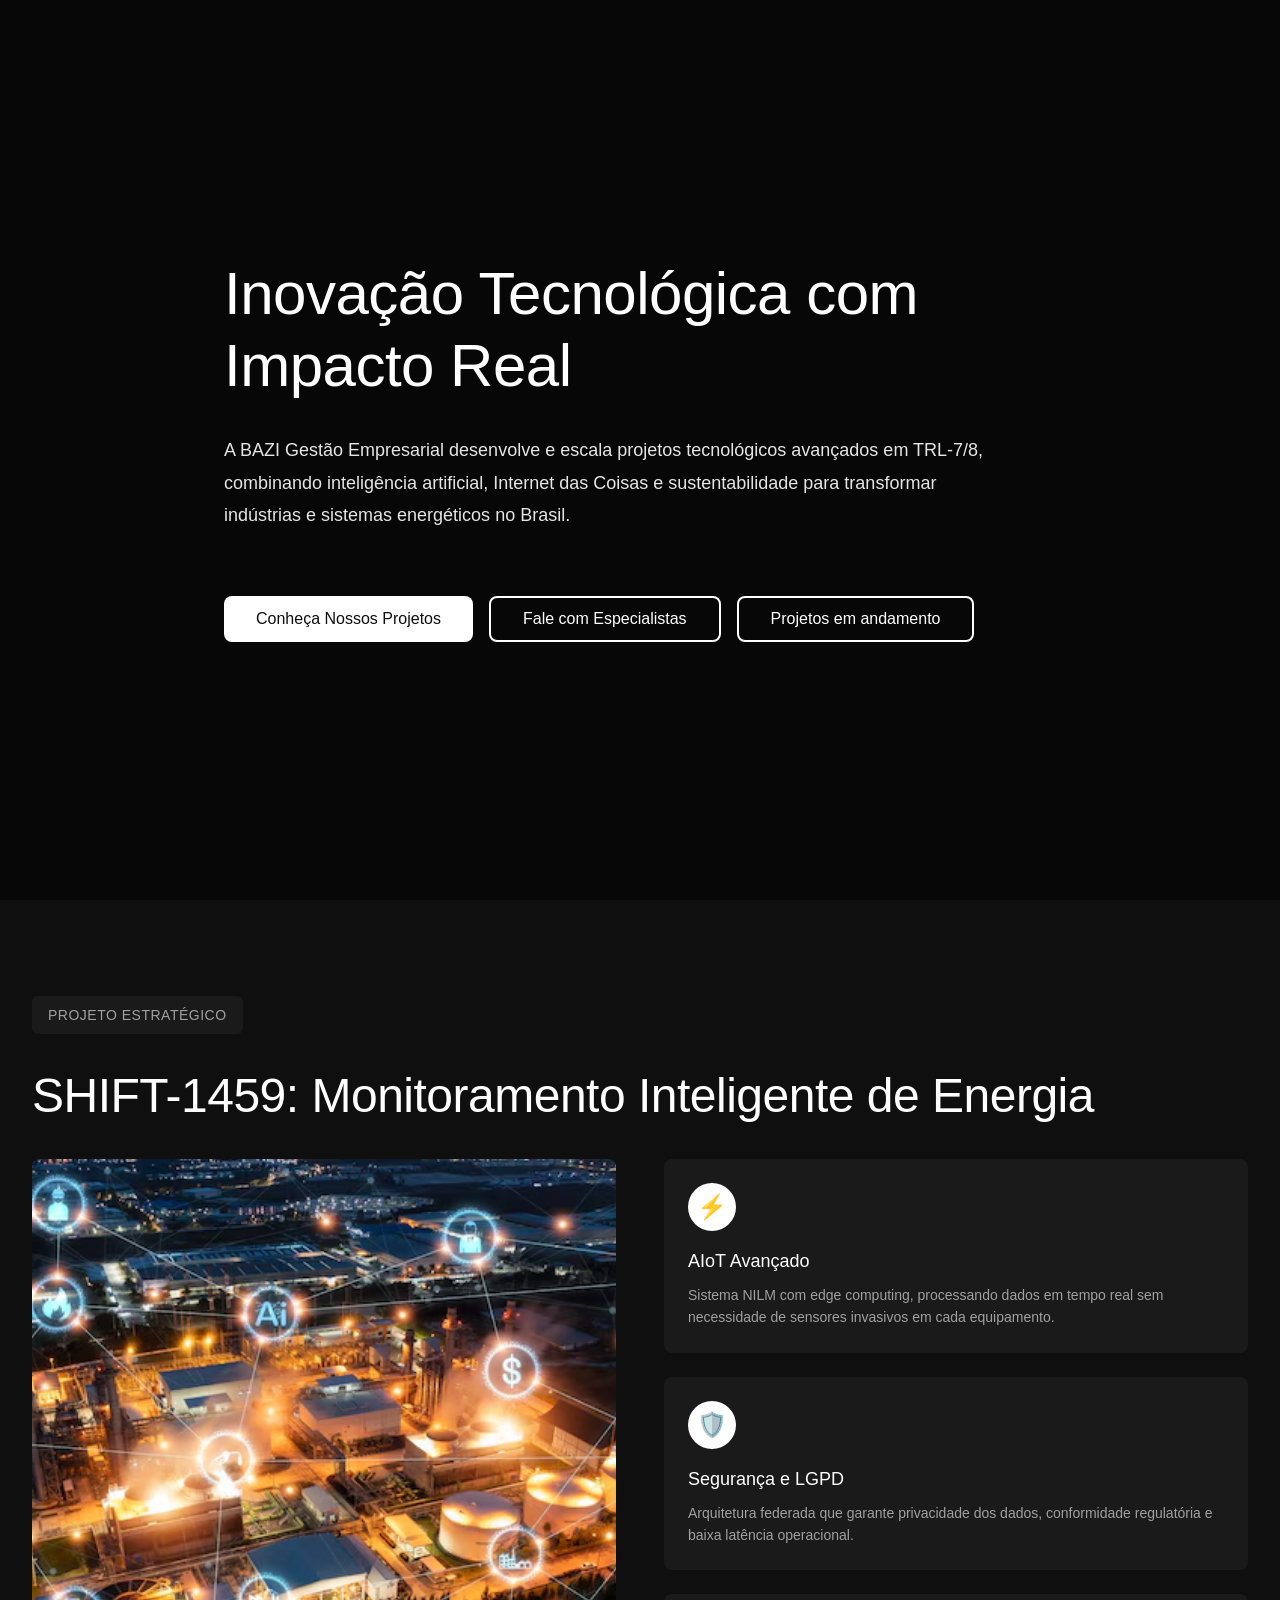
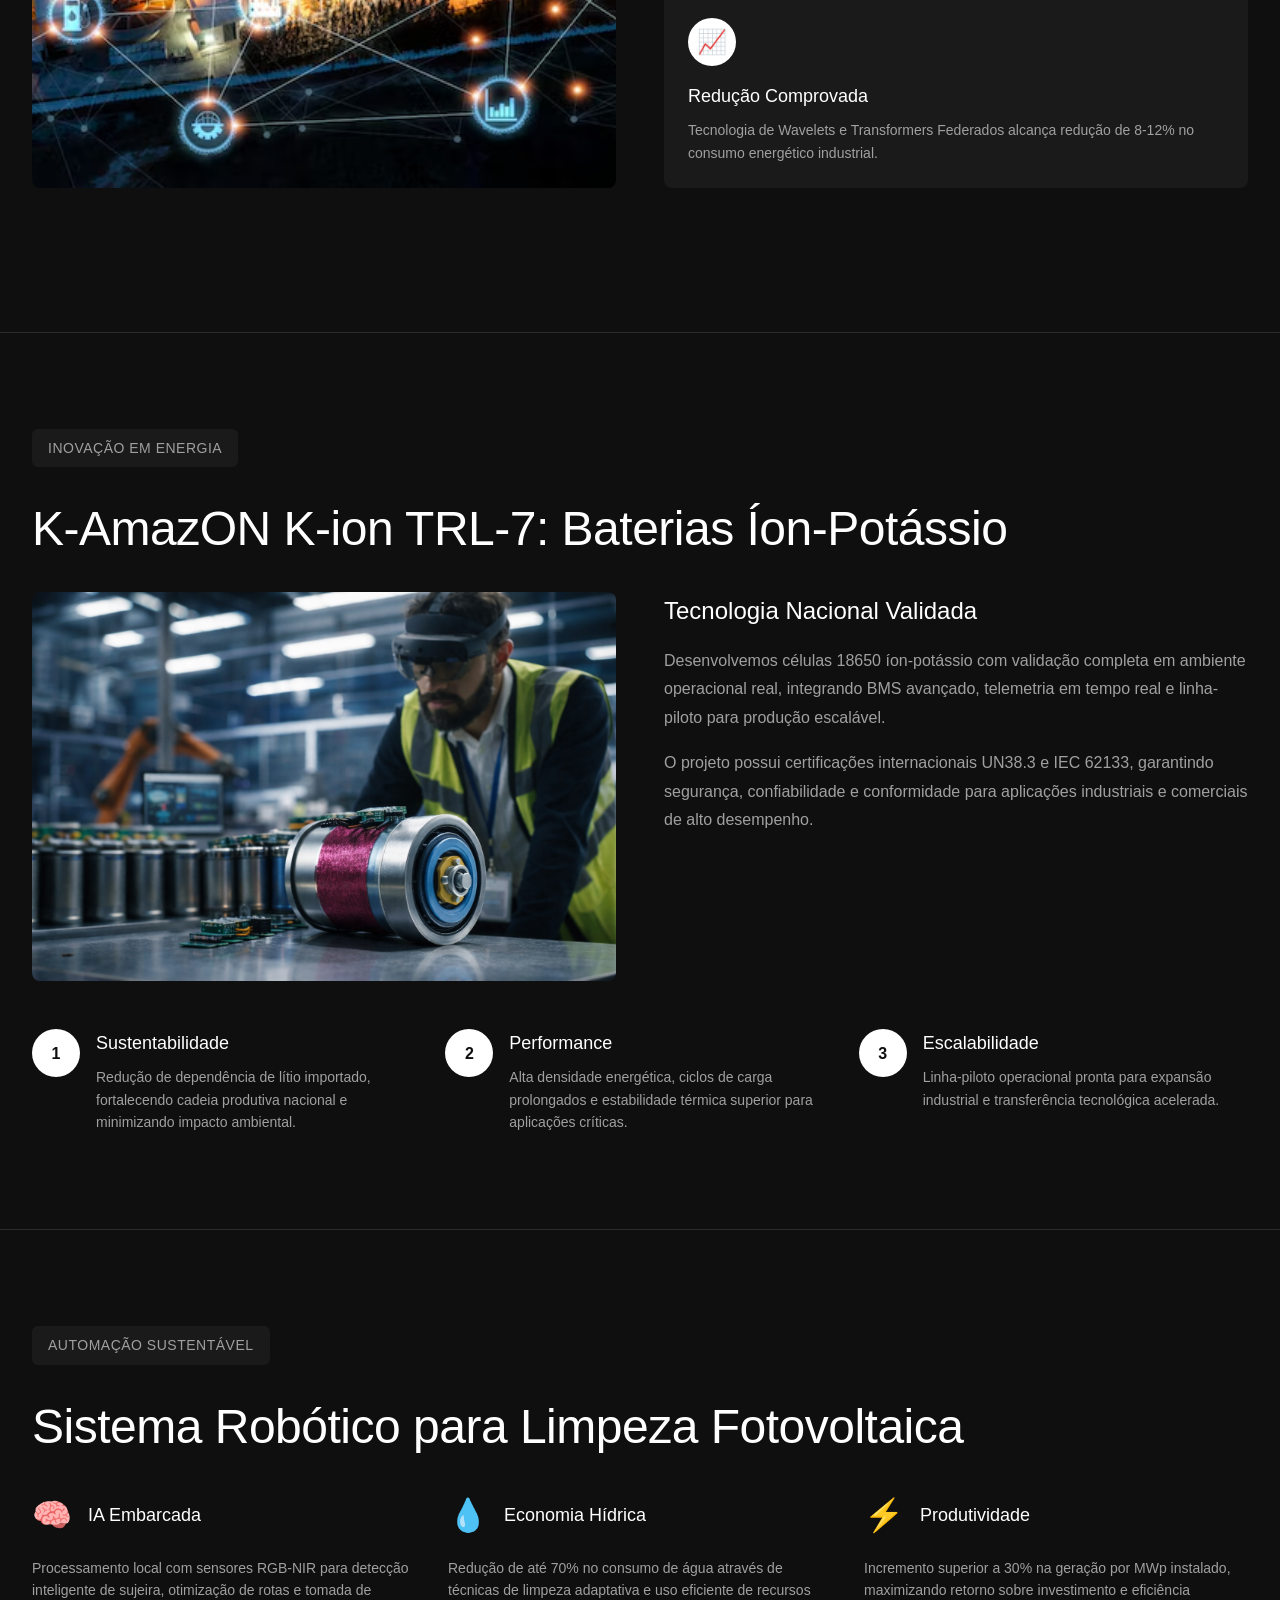
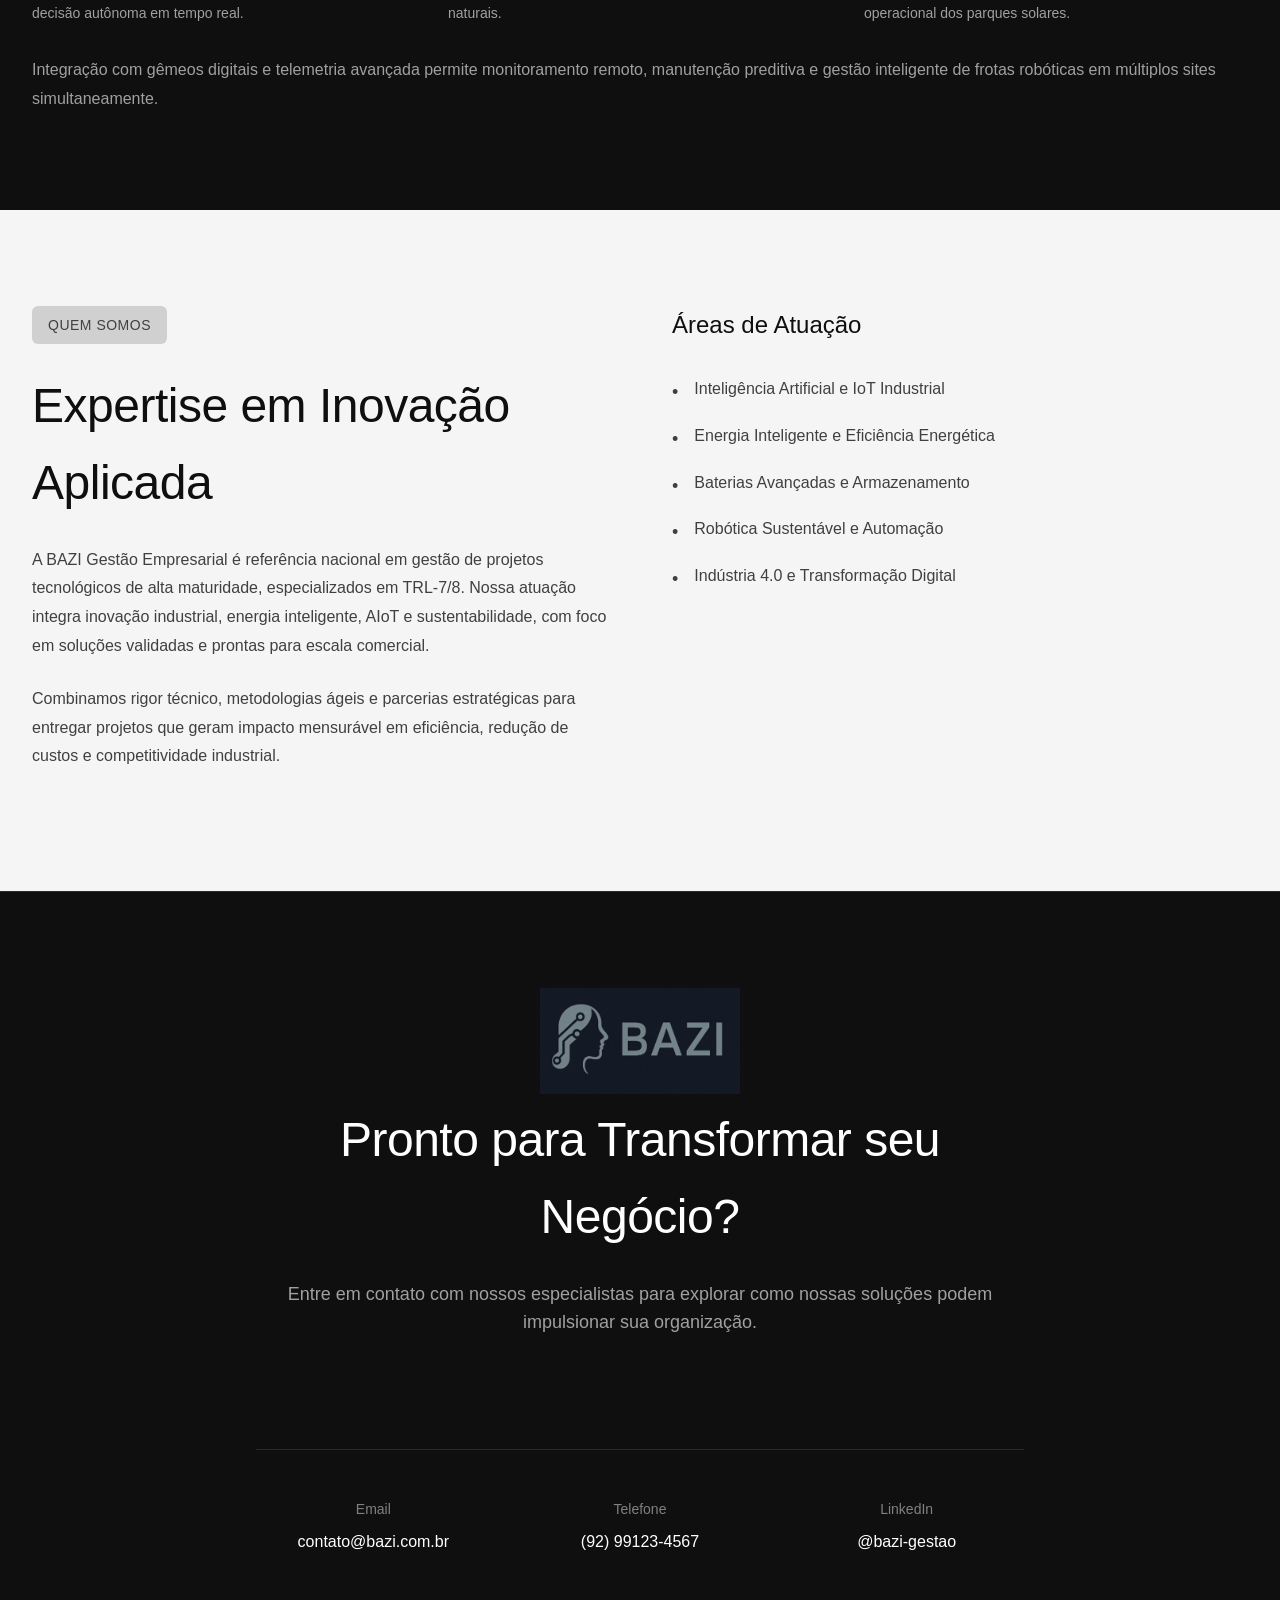
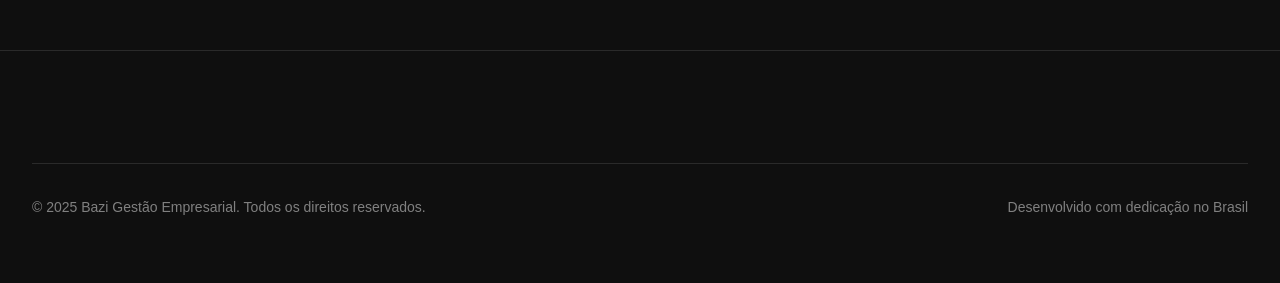
<file: index.html>
<!DOCTYPE html>
<html lang="pt-BR">
<head>
    <meta charset="UTF-8">
    <meta name="viewport" content="width=device-width, initial-scale=1.0">
    <title>Bazi Gestão Empresarial - Inovação e Tecnologia</title>
    <meta name="description" content="Bazi Gestão Empresarial: Inovação em IA, IoT, baterias K-ion e robótica autônoma para sustentabilidade no Amazonas.">
    <meta name="theme-color" content="#0F0F0F">
    <link rel="preconnect" href="https://fonts.googleapis.com">
    <link rel="preconnect" href="https://fonts.gstatic.com" crossorigin>
    <link href="https://fonts.googleapis.com/css2?family=Poppins:wght@400;500;600;700&family=Outfit:wght@400;500;600&family=Space+Mono:wght@400;700&display=swap" rel="stylesheet">
    <link rel="stylesheet" href="style.css">
    <link rel="shortcut icon" href="favicon.ico" type="image/x-icon">
   
</head>
<body>

    <!-- Hero -->
    <section class="hero" id="home">
        <div class="hero-content">
            <h1>Inovação Tecnológica com Impacto Real</h1>
            <p>A BAZI Gestão Empresarial desenvolve e escala projetos tecnológicos avançados em TRL-7/8, combinando inteligência artificial, Internet das Coisas e sustentabilidade para transformar indústrias e sistemas energéticos no Brasil.</p>
            <div class="hero-buttons">
                <button class="btn btn-primary" onclick="document.getElementById('projects').scrollIntoView({behavior: 'smooth'})">Conheça Nossos Projetos</button>
                <button class="btn btn-outline" onclick="document.getElementById('cta').scrollIntoView({behavior: 'smooth'})">Fale com Especialistas</button>
                <button class="btn btn-outline" onclick="window.location.href='indexEventos.html'"> Projetos em andamento </button>
            </div>
        </div>
    </section>

    <section class="projects" id="projects">
        <!-- SHIFT-1459 -->
        <div class="project-item">
            <div class="container">
                <div class="project-badge">PROJETO ESTRATÉGICO</div>
                <h2 class="project-title">SHIFT-1459: Monitoramento Inteligente de Energia</h2>

                <div class="project-grid">
                    <img src="SHIFT-1459.png" alt="SHIFT-1459" class="project-image">
                    <div class="project-features">
                        <div class="feature-card">
                            <div class="feature-icon">⚡</div>
                            <h3 class="feature-title">AIoT Avançado</h3>
                            <p class="feature-text">Sistema NILM com edge computing, processando dados em tempo real sem necessidade de sensores invasivos em cada equipamento.</p>
                        </div>
                        <div class="feature-card">
                            <div class="feature-icon">🛡️</div>
                            <h3 class="feature-title">Segurança e LGPD</h3>
                            <p class="feature-text">Arquitetura federada que garante privacidade dos dados, conformidade regulatória e baixa latência operacional.</p>
                        </div>
                        <div class="feature-card">
                            <div class="feature-icon">📈</div>
                            <h3 class="feature-title">Redução Comprovada</h3>
                            <p class="feature-text">Tecnologia de Wavelets e Transformers Federados alcança redução de 8-12% no consumo energético industrial.</p>
                        </div>
                    </div>
                </div>
            </div>
        </div>

        <!-- K-AmazON K-ion -->
        <div class="project-item">
            <div class="container">
                <div class="project-badge">INOVAÇÃO EM ENERGIA</div>
                <h2 class="project-title">K-AmazON K-ion TRL-7: Baterias Íon-Potássio</h2>

                <div class="project-grid">
                    <img src="K-AmazON K-ion .png" alt="K-AmazON K-ion" class="project-image">
                    <div>
                        <h3 style="font-size: 1.5rem; font-weight: 300; color: white; margin-bottom: 1rem;">Tecnologia Nacional Validada</h3>
                        <p style="color: #A0A0A0; font-size: 1rem; line-height: 1.8; margin-bottom: 1rem;">Desenvolvemos células 18650 íon-potássio com validação completa em ambiente operacional real, integrando BMS avançado, telemetria em tempo real e linha-piloto para produção escalável.</p>
                        <p style="color: #A0A0A0; font-size: 1rem; line-height: 1.8;">O projeto possui certificações internacionais UN38.3 e IEC 62133, garantindo segurança, confiabilidade e conformidade para aplicações industriais e comerciais de alto desempenho.</p>
                    </div>
                </div>

                <div class="timeline">
                    <div class="timeline-item">
                        <div class="timeline-number">1</div>
                        <div class="timeline-content">
                            <h4>Sustentabilidade</h4>
                            <p>Redução de dependência de lítio importado, fortalecendo cadeia produtiva nacional e minimizando impacto ambiental.</p>
                        </div>
                    </div>
                    <div class="timeline-item">
                        <div class="timeline-number">2</div>
                        <div class="timeline-content">
                            <h4>Performance</h4>
                            <p>Alta densidade energética, ciclos de carga prolongados e estabilidade térmica superior para aplicações críticas.</p>
                        </div>
                    </div>
                    <div class="timeline-item">
                        <div class="timeline-number">3</div>
                        <div class="timeline-content">
                            <h4>Escalabilidade</h4>
                            <p>Linha-piloto operacional pronta para expansão industrial e transferência tecnológica acelerada.</p>
                        </div>
                    </div>
                </div>
            </div>
        </div>

        <!-- Sistema Robótico para limpeza -->
        <div class="project-item">
            <div class="container">
                <div class="project-badge">AUTOMAÇÃO SUSTENTÁVEL</div>
                <h2 class="project-title">Sistema Robótico para Limpeza Fotovoltaica</h2>

                <div style="display: grid; grid-template-columns: repeat(auto-fit, minmax(250px, 1fr)); gap: 2rem; margin-bottom: 2rem;">
                    <div>
                        <div style="display: flex; align-items: center; gap: 1rem; margin-bottom: 1rem;">
                            <span style="font-size: 2rem;">🧠</span>
                            <h3 style="font-size: 1.125rem; font-weight: 300; color: white;">IA Embarcada</h3>
                        </div>
                        <p style="color: #A0A0A0; font-size: 0.875rem; line-height: 1.6;">Processamento local com sensores RGB-NIR para detecção inteligente de sujeira, otimização de rotas e tomada de decisão autônoma em tempo real.</p>
                    </div>
                    <div>
                        <div style="display: flex; align-items: center; gap: 1rem; margin-bottom: 1rem;">
                            <span style="font-size: 2rem;">💧</span>
                            <h3 style="font-size: 1.125rem; font-weight: 300; color: white;">Economia Hídrica</h3>
                        </div>
                        <p style="color: #A0A0A0; font-size: 0.875rem; line-height: 1.6;">Redução de até 70% no consumo de água através de técnicas de limpeza adaptativa e uso eficiente de recursos naturais.</p>
                    </div>
                    <div>
                        <div style="display: flex; align-items: center; gap: 1rem; margin-bottom: 1rem;">
                            <span style="font-size: 2rem;">⚡</span>
                            <h3 style="font-size: 1.125rem; font-weight: 300; color: white;">Produtividade</h3>
                        </div>
                        <p style="color: #A0A0A0; font-size: 0.875rem; line-height: 1.6;">Incremento superior a 30% na geração por MWp instalado, maximizando retorno sobre investimento e eficiência operacional dos parques solares.</p>
                    </div>
                </div>

                <p style="color: #A0A0A0; font-size: 1rem; line-height: 1.8;">Integração com gêmeos digitais e telemetria avançada permite monitoramento remoto, manutenção preditiva e gestão inteligente de frotas robóticas em múltiplos sites simultaneamente.</p>
            </div>
        </div>
    </section>

    <!-- About -->
    <section class="about" id="about">
        <div class="container">
            <div class="about-grid">
                <div>
                    <div class="about-tag">QUEM SOMOS</div>
                    <h2>Expertise em Inovação Aplicada</h2>
                    <p>A BAZI Gestão Empresarial é referência nacional em gestão de projetos tecnológicos de alta maturidade, especializados em TRL-7/8. Nossa atuação integra inovação industrial, energia inteligente, AIoT e sustentabilidade, com foco em soluções validadas e prontas para escala comercial.</p>
                    <p>Combinamos rigor técnico, metodologias ágeis e parcerias estratégicas para entregar projetos que geram impacto mensurável em eficiência, redução de custos e competitividade industrial.</p>
                </div>
                <div>
                    <h3 class="areas-title">Áreas de Atuação</h3>
                    <ul class="areas-list">
                        <li>Inteligência Artificial e IoT Industrial</li>
                        <li>Energia Inteligente e Eficiência Energética</li>
                        <li>Baterias Avançadas e Armazenamento</li>
                        <li>Robótica Sustentável e Automação</li>
                        <li>Indústria 4.0 e Transformação Digital</li>
                    </ul>
                </div>
            </div>
        </div>
    </section>

    <!-- CTA -->
    <section class="cta" id="cta">
        <div class="container">
            <div class="cta-content">
                <img src="Logo Bazi Gestão Empresarial.jpg" alt="">
                <h2>Pronto para Transformar seu Negócio?</h2>
                <p>Entre em contato com nossos especialistas para explorar como nossas soluções podem impulsionar sua organização.</p>
                <div class="cta-buttons">
                </div>
                <div class="contact-info">
                    <div class="contact-item">
                        <span class="contact-label">Email</span>
                        <a href="mailto:contato@bazi.com.br" class="contact-link">contato@bazi.com.br</a>
                    </div>
                    <div class="contact-item">
                        <span class="contact-label">Telefone</span>
                        <a href="tel:+5592991234567" class="contact-link">(92) 99123-4567</a>
                    </div>
                    <div class="contact-item">
                        <span class="contact-label">LinkedIn</span>
                        <a href="https://linkedin.com/company/bazi" target="_blank" rel="noopener noreferrer" class="contact-link">@bazi-gestao</a>
                    </div>
                </div>
            </div>
        </div>
    </section>

    <!-- Footer -->
    <footer>
        <div class="container">
            <div class="footer-grid">
             
            </div>
            <div class="footer-bottom">
                <p>&copy; 2025 Bazi Gestão Empresarial. Todos os direitos reservados.</p>
                <p>Desenvolvido com dedicação no Brasil</p>
            </div>
        </div>
    </footer>

    <script>
        document.querySelectorAll('a[href^="#"]').forEach(anchor => {
            anchor.addEventListener('click', function (e) {
                const href = this.getAttribute('href');
                if (href !== '#' && document.querySelector(href)) {
                    e.preventDefault();
                    document.querySelector(href).scrollIntoView({
                        behavior: 'smooth'
                    });
                }
            });
        });

        const observerOptions = {
            threshold: 0.1,
            rootMargin: '0px 0px -100px 0px'
        };

        const observer = new IntersectionObserver(function(entries) {
            entries.forEach(entry => {
                if (entry.isIntersecting) {
                    entry.target.classList.add('fade-in');
                    observer.unobserve(entry.target);
                }
            });
        }, observerOptions);

        document.querySelectorAll('.project-item, .about').forEach(el => {
            observer.observe(el);
        });
    </script>
</body>
</html>
</file>
<file: style.css>
* {
            margin: 0;
            padding: 0;
            box-sizing: border-box;
        }

        html {
            scroll-behavior: smooth;
        }

        body {
            font-family: -apple-system, BlinkMacSystemFont, 'Segoe UI', 'Roboto', 'Oxygen', 'Ubuntu', 'Cantarell', sans-serif;
            background-color: #0F0F0F;
            color: #FFFFFF;
            line-height: 1.6;
        }

        .container {
            width: 100%;
            margin: 0 auto;
            padding: 0 1rem;
        }


        .hero {
            position: relative;
            width: 100%;
            min-height: 100vh;
            display: flex;
            align-items: center;
            justify-content: center;
            overflow: hidden;
        }

        .hero::before {
            content: '';
            position: absolute;
            inset: 0;
            background: url('https://images.unsplash.com/photo-1451187580459-43490279c0fa?w=1600&h=900&fit=crop') center/cover;
            opacity: 0.3;
            z-index: 0;
        }

        .hero::after {
            content: '';
            position: absolute;
            inset: 0;
            background-color: rgba(0, 0, 0, 0.55);
            z-index: 1;
        }

        .hero-content {
            position: relative;
            z-index: 10;
            max-width: 56rem;
            padding: 2rem;
            animation: fadeIn 0.8s ease-out;
        }

        .hero h1 {
            font-size: clamp(2rem, 8vw, 3.75rem);
            font-weight: 300;
            line-height: 1.2;
            margin-bottom: 2rem;
            letter-spacing: -0.5px;
        }

        .hero p {
            font-size: 1.125rem;
            color: #E5E5E5;
            max-width: 48rem;
            line-height: 1.8;
            margin-bottom: 2rem;
            font-weight: 300;
        }

        .hero-buttons {
            display: flex;
            flex-direction: column;
            gap: 1rem;
            padding-top: 2rem;
        }


        .btn {
            padding: 0.75rem 2rem;
            border-radius: 0.5rem;
            font-size: 1rem;
            font-weight: 500;
            cursor: pointer;
            transition: all 0.3s ease;
            border: none;
            text-decoration: none;
            display: inline-block;
            text-align: center;
        }

        .btn-primary {
            background-color: #FFFFFF;
            color: #0F0F0F;
        }

        .btn-primary:hover {
            background-color: #F2F2F2;
        }

        .btn-outline {
            border: 2px solid #FFFFFF;
            color: #FFFFFF;
            background-color: transparent;
        }

        .btn-outline:hover {
            background-color: rgba(255, 255, 255, 0.1);
        }

        .projects {
            background-color: #0F0F0F;
            width: 100%;
        }

        .project-item {
            padding: 6rem 0;
            border-bottom: 1px solid #2A2A2A;
        }

        .project-item:last-child {
            border-bottom: none;
        }

        .project-badge {
            display: inline-flex;
            align-items: center;
            gap: 0.5rem;
            background-color: #1A1A1A;
            padding: 0.5rem 1rem;
            border-radius: 0.375rem;
            margin-bottom: 1.5rem;
            color: #A0A0A0;
            font-size: 0.875rem;
            font-weight: 500;
            text-transform: uppercase;
            letter-spacing: 0.5px;
        }

        .project-title {
            font-size: clamp(1.875rem, 5vw, 3rem);
            font-weight: 300;
            margin-bottom: 1.5rem;
            letter-spacing: -0.5px;
        }

        .project-grid {
            display: grid;
            grid-template-columns: 1fr;
            gap: 3rem;
            align-items: start;
            margin-bottom: 3rem;
        }

        .project-image {
            width: 100%;
            height: 100%;
            border-radius: 0.5rem;
            object-fit: cover;
        }

        .project-features {
            display: grid;
            grid-template-columns: 1fr;
            gap: 1.5rem;
        }

        .feature-card {
            background-color: #1A1A1A;
            padding: 1.5rem;
            border-radius: 0.5rem;
        }

        .feature-icon {
            width: 3rem;
            height: 3rem;
            border-radius: 50%;
            background-color: #FFFFFF;
            color: #0F0F0F;
            display: flex;
            align-items: center;
            justify-content: center;
            margin-bottom: 1rem;
            font-size: 1.5rem;
        }

        .feature-title {
            font-size: 1.125rem;
            font-weight: 500;
            margin-bottom: 0.5rem;
        }

        .feature-text {
            color: #A0A0A0;
            font-size: 0.875rem;
            line-height: 1.6;
        }

        .timeline {
            display: grid;
            grid-template-columns: 1fr;
            gap: 1.5rem;
        }

       

        .timeline-item {
            position: relative;
            display: flex;
            gap: 1rem;
        }

        .timeline-number {
            width: 3rem;
            height: 3rem;
            border-radius: 50%;
            background-color: #FFFFFF;
            color: #0F0F0F;
            display: flex;
            align-items: center;
            justify-content: center;
            font-weight: 600;
            flex-shrink: 0;
            z-index: 10;
        }

        .timeline-content h4 {
            font-size: 1.125rem;
            font-weight: 300;
            margin-bottom: 0.5rem;
        }

        .timeline-content p {
            color: #A0A0A0;
            font-size: 0.875rem;
            line-height: 1.6;
        }

        .about {
            background-color: #F5F5F5;
            padding: 6rem 0;
        }

        .about-grid {
            display: grid;
            grid-template-columns: 1fr;
            gap: 4rem;
        }

        .about-tag {
            display: inline-block;
            background-color: #D0D0D0;
            padding: 0.5rem 1rem;
            border-radius: 0.375rem;
            color: #404040;
            font-size: 0.875rem;
            font-weight: 500;
            text-transform: uppercase;
            letter-spacing: 0.5px;
            margin-bottom: 1.5rem;
        }

        .about h2 {
            font-size: clamp(1.875rem, 5vw, 3rem);
            font-weight: 300;
            color: #0F0F0F;
            margin-bottom: 1.5rem;
            letter-spacing: -0.5px;
        }

        .about p {
            color: #404040;
            font-size: 1rem;
            font-weight: 300;
            line-height: 1.8;
            margin-bottom: 1.5rem;
        }

        .areas-title {
            font-size: 1.5rem;
            font-weight: 300;
            color: #0F0F0F;
            margin-bottom: 2rem;
        }

        .areas-list {
            list-style: none;
        }

        .areas-list li {
            display: flex;
            gap: 1rem;
            margin-bottom: 1rem;
            color: #404040;
            font-size: 1rem;
            font-weight: 300;
        }

        .areas-list li::before {
            content: '•';
            font-weight: 300;
            font-size: 1.125rem;
            margin-top: 0.125rem;
            flex-shrink: 0;
        }

        .cta {
            background-color: #0F0F0F;
            padding: 6rem 0;
            border-top: 1px solid #2A2A2A;
        }

        .cta-content {
            max-width: 48rem;
            margin: 0 auto;
            text-align: center;
        }

        .cta h2 {
            font-size: clamp(1.875rem, 5vw, 3rem);
            font-weight: 300;
            margin-bottom: 1.5rem;
            letter-spacing: -0.5px;
        }

        .cta p {
            font-size: 1.125rem;
            color: #A0A0A0;
            font-weight: 300;
            margin-bottom: 2rem;
        }

        .cta-buttons {
            display: flex;
            flex-direction: column;
            gap: 1rem;
            justify-content: center;
            padding-top: 2rem;
            margin-bottom: 3rem;
        }

        .cta-content img {
            align-items: center;
            max-width: 200px;
            height: auto;
           
             
        } 

        .contact-info {
            padding-top: 3rem;
            border-top: 1px solid #2A2A2A;
            display: grid;
            grid-template-columns: 1fr;
            gap: 2rem;
        }

        .contact-item {
            text-align: center;
        }

        .contact-label {
            color: #808080;
            font-size: 0.875rem;
            margin-bottom: 0.5rem;
            display: block;
        }

        .contact-link {
            color: #FFFFFF;
            text-decoration: none;
            font-weight: 300;
            transition: color 0.3s ease;
        }

        .contact-link:hover {
            color: #A0A0A0;   
        }

        /* Footer */
        footer {
            background-color: #0F0F0F;
            border-top: 1px solid #2A2A2A;
            padding: 4rem 0;
        }

        .footer-grid {
            display: grid;
            grid-template-columns: 1fr;
            gap: 3rem;
            margin-bottom: 3rem;
        }

      

        .footer-section h3,
        .footer-section h4 {
            font-weight: 300;
            margin-bottom: 1rem;
            font-size: 1.125rem;
        }

        .footer-section p {
            color: #808080;
            font-size: 0.875rem;
            line-height: 1.6;
            font-weight: 300;
        }

        .footer-links {
            list-style: none;
        }

        .footer-links li {
            margin-bottom: 0.5rem;
        }

        .footer-links a {
            color: #808080;
            text-decoration: none;
            font-size: 0.875rem;
            font-weight: 300;
            transition: color 0.3s ease;
        }

        .footer-links a:hover {
            color: #FFFFFF;
        }

        .footer-bottom {
            border-top: 1px solid #2A2A2A;
            padding-top: 2rem;
            display: flex;
            flex-direction: column;
            gap: 1rem;
            text-align: center;
        }

        .footer-bottom p {
            color: #808080;
            font-size: 0.875rem;
            font-weight: 300;
        }

        /* animação */
        @keyframes fadeIn {
            from {
                opacity: 0;
                transform: translateY(20px);
            }
            to {
                opacity: 1;
                transform: translateY(0);
            }
        }

        .fade-in {
            animation: fadeIn 0.8s ease-out;
        }

        .icon {
            display: inline-block;
            width: 1.5rem;
            height: 1.5rem;
        }
        /* responsividade */
        @media (min-width: 640px) {
            .cta-buttons {
                flex-direction: row;
            }
        }
          @media (min-width: 768px) {
            .footer-grid {
                grid-template-columns: repeat(4, 1fr);
            }
        }
        @media (min-width: 768px) {
            .contact-info {
                grid-template-columns: repeat(3, 1fr);
            }
        }
         @media (min-width: 768px) {
            .footer-bottom {
                flex-direction: row;
                justify-content: space-between;
                text-align: left;
            }
        }
         @media (min-width: 1024px) {
            .about-grid {
                grid-template-columns: 1fr 1fr;
            }
        }
        @media (min-width: 768px) {
            .timeline {
                grid-template-columns: repeat(3, 1fr);
            }
        }
        @media (min-width: 640px) {
            .container {
                padding: 0 1.5rem;
            }
        }

        @media (min-width: 1024px) {
            .container {
                padding: 0 2rem;
                max-width: 1280px;
            }
        }
        @media (min-width: 1024px) {
            .project-grid {
                grid-template-columns: 1fr 1fr;
            }
        }
        @media (min-width: 640px) {
            .hero-buttons {
                flex-direction: row;
            }
        }
</file>
